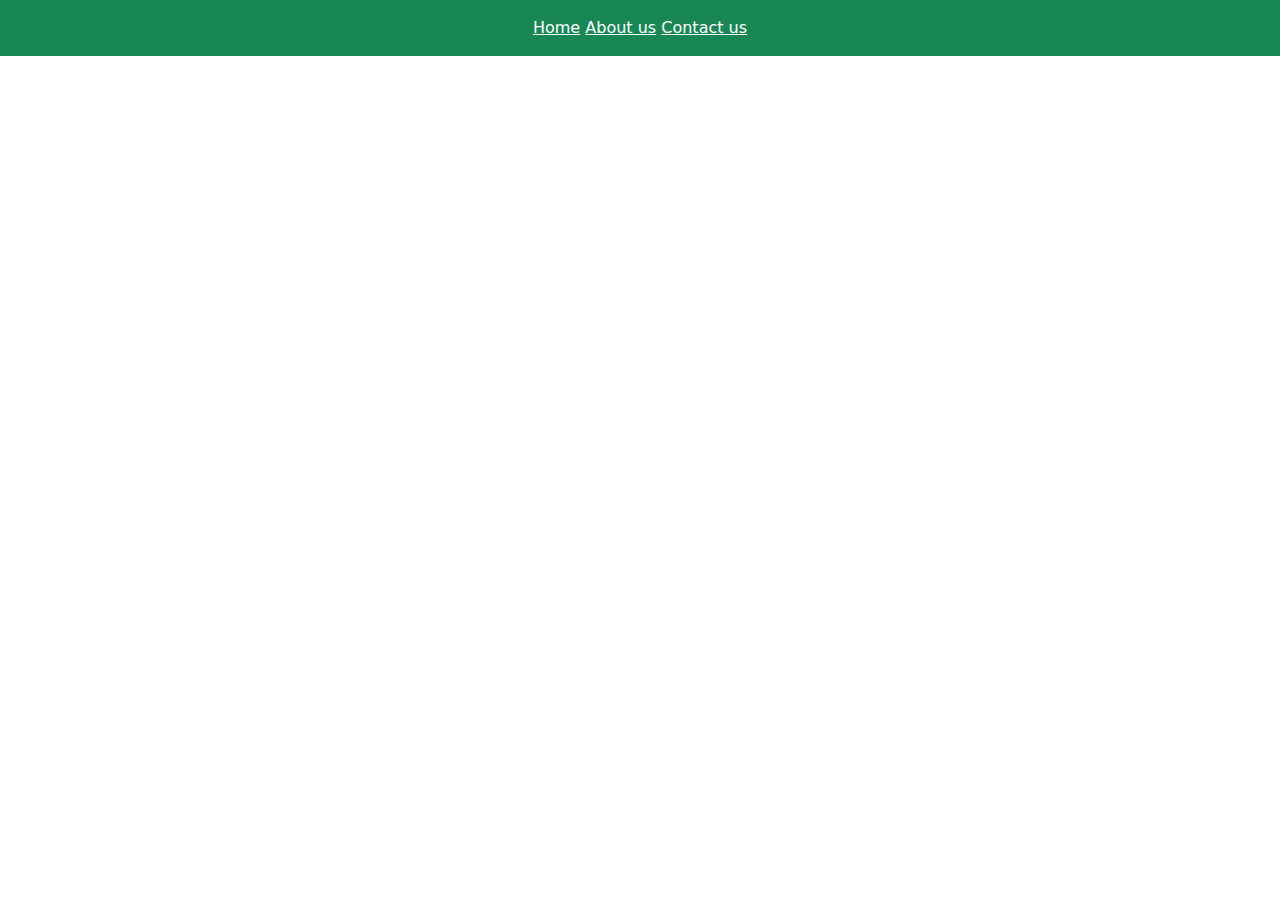
<file: index.html>
<!DOCTYPE html>
<html lang="en">
<head>
    <meta charset="UTF-8">
    <meta http-equiv="X-UA-Compatible" content="IE=edge">
    <meta name="viewport" content="width=device-width, initial-scale=1.0">
    <title>Bootstrap</title>
    <!-- 
    <link rel="stylesheet" 
    href="https://cdn.jsdelivr.net/npm/bootstrap@5.2.2/dist/css/bootstrap.min.css">
-->
<link rel="stylesheet" href="css/bootstrap.css">

<style>
    .bg-green{ background-color: green;}
</style>

</head>


<body>

   <header class="bg-success text-center py-3 ">
        <nav>
            <a class="text-white" href="">Home</a>
            <a class="text-white" href="">About us</a>
            <a class="text-white" href="">Contact us</a>
        </nav>
   </header>






    
</body>
</html>
</file>
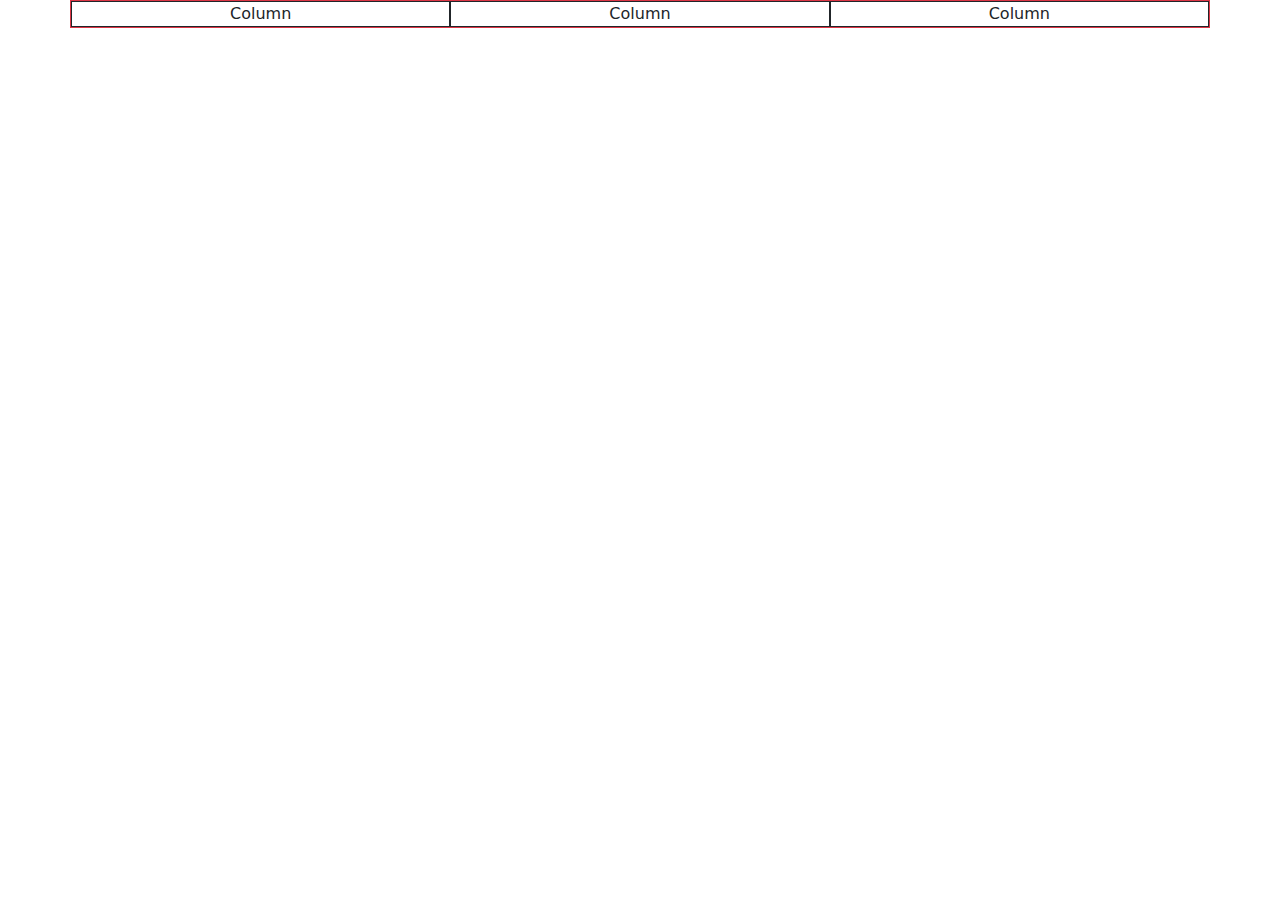
<file: assignment.html>
<!DOCTYPE html>
<html lang="en">
<head>
    <meta charset="UTF-8">
    <meta http-equiv="X-UA-Compatible" content="IE=edge">
    <meta name="viewport" content="width=device-width, initial-scale=1.0">
    <title> ASSIGNMENT </title>

    <link rel="stylesheet" href="css/bootstrap.css">

</head>

<body>

    <div class="container text-center">
        <div class="row border border-danger">

          <div class="col-md-4 col-12 border border-dark">
            Column
          </div>

          <div class="col-md-4 col-12 border border-dark">
            Column
          </div>

          <div class="col-md-4 col-12 border border-dark">
            Column
          </div>

        </div>
      </div>
    
</body>
</html>
</file>
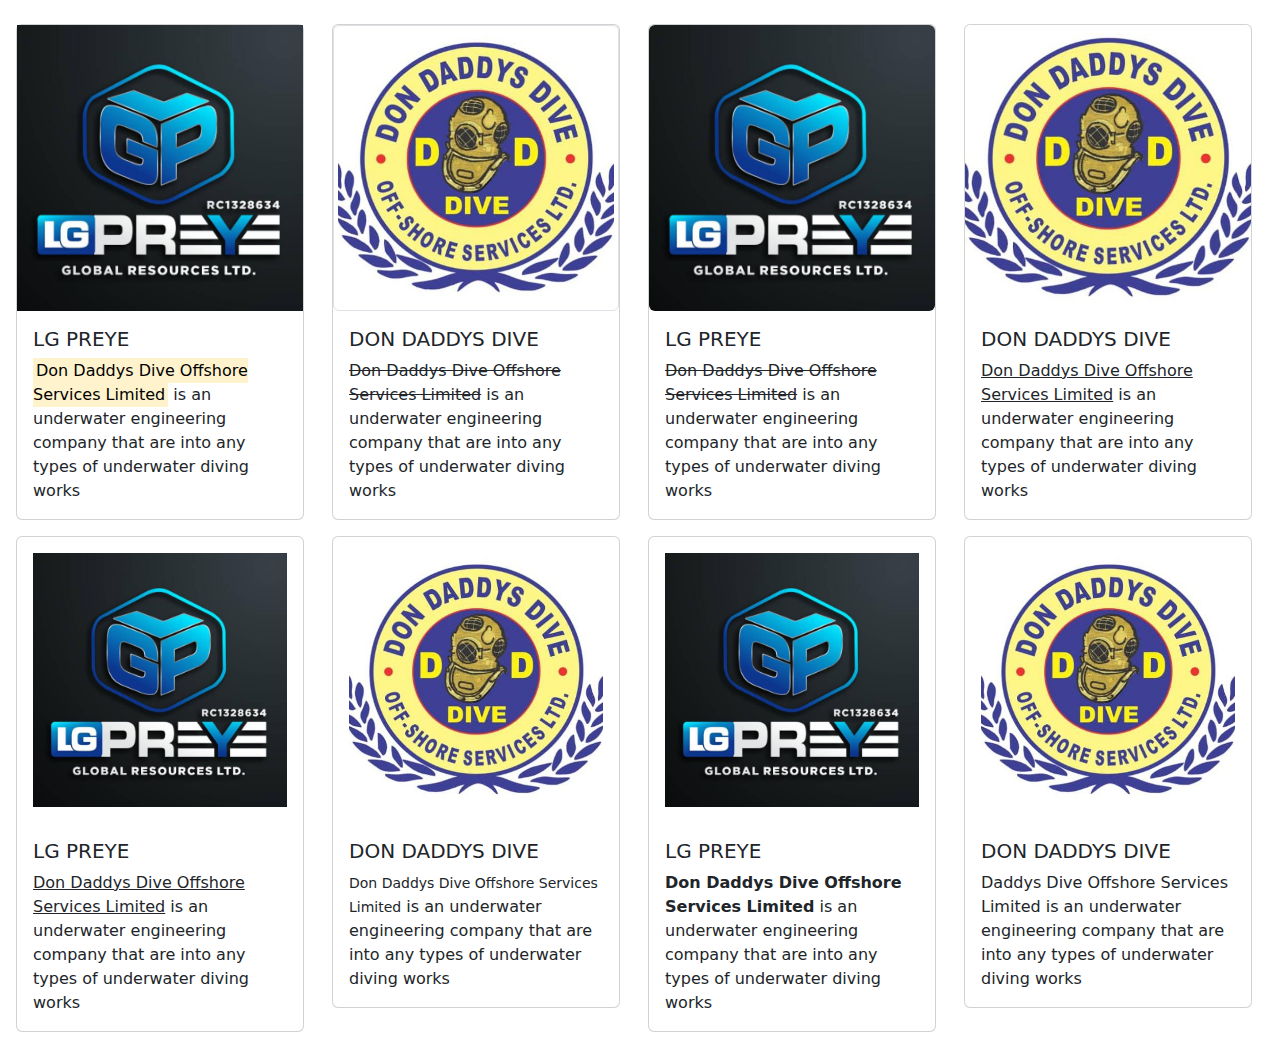
<file: Classwork.html>
<!DOCTYPE html>
<html lang="en">
<head>
    <meta charset="UTF-8">
    <meta http-equiv="X-UA-Compatible" content="IE=edge">
    <meta name="viewport" content="width=device-width, initial-scale=1.0">
    <title>CLASS WORK</title>

    <link rel="stylesheet" href="css/bootstrap.css">
</head>
<body>
<div class="row m-2 g-3">
    <div class="col-md-3 col-12">
        <div class="card" style="width: 18rem;">
            <img src="images/lgpreye.jpg" class="img-fluid" alt="lgpreye.jpg">
            <div class="card-body">
                <h5 class="lg-preye">LG PREYE</h5>
                <p class="card-text">
                    <mark>Don Daddys Dive Offshore Services Limited</mark> is an underwater engineering company that are into any types of underwater diving works
                </p>
            </div>
        </div>
    </div>

    <div class="col-md-3 col-12">
        <div class="card" style="width: 18rem;">
            <img src="images/dddive.jpg" class="img-thumbnail" alt="dddive.jpg">
            <div class="card-body">
                <h5 class="don-daddys-dive">DON DADDYS DIVE</h5>
                <p class="card-text">
                   <del>Don Daddys Dive Offshore Services Limited</del> is an underwater engineering company that are into any types of underwater diving works
                 </p>
            </div>
        </div>
    </div>

    <div class="col-sm-3 col-12">
        <div class="card" style="width: 18rem;">
            <img src="images/lgpreye.jpg" class="rounded float-start" alt="lgpreye.jpg">
            <div class="card-body">
                <h5 class="lg-preye"> LG PREYE</h5>
                <p class="card-text">
                    <s> Don Daddys Dive Offshore Services Limited</s> is an underwater engineering company that are into any types of underwater diving works
                </p>
            </div>
        </div>
    </div>

    <div class="col-md-3 col-12">
        <div class="card" style="width: 18rem;">
            <img src="images/dddive.jpg" class="rounded float-end" alt="dddive.jpg">
            <div class="card-body">
                <h5 class="don-daddys-dive">DON DADDYS DIVE</h5>
                <p class="card-text">
                   <ins>Don Daddys Dive Offshore Services Limited</ins> is an underwater engineering company that are into any types of underwater diving works
                 </p>
            </div>
        </div>
    </div>

    <div class="col-md-3 col-12">
        <div class="card" style="width: 18rem;">
            <img src="images/lgpreye.jpg" class="p-3" alt="lgpreye.jpg">
            <div class="card-body">
                <h5 class="lg-preye"> LG PREYE</h5>
                <p class="card-text">
                   <u>Don Daddys Dive Offshore Services Limited</u> is an underwater engineering company that are into any types of underwater diving works
                </p>
            </div>
        </div>
    </div>

    <div class="col-md-3 col-12">
        <div class="card" style="width: 18rem;">
            <img src="images/dddive.jpg" class="p-3" alt="dddive.jpg">
            <div class="card-body">
                <h5 class="don-daddys-dive">DON DADDYS DIVE</h5>
                <p class="card-text">
                   <small>Don Daddys Dive Offshore Services Limited</small> is an underwater engineering company that are into any types of underwater diving works
                 </p>
            </div>
        </div>
    </div>

    <div class="col-md-3 col-12">
        <div class="card" style="width: 18rem;">
            <img src="images/lgpreye.jpg" class="p-3" alt="lgpreye.jpg">
            <div class="card-body">
                <h5 class="lg-preye"> LG PREYE</h5>
                <p class="card-text">
                  <strong>Don Daddys Dive Offshore Services Limited</strong> is an underwater engineering company that are into any types of underwater diving works
                </p>
            </div>
        </div>
    </div>

    <div class="col-md-3 col-12">
        <div class="card" style="width: 18rem;">
            <img src="images/dddive.jpg" class="p-3" alt="dddive.jpg">
            <div class="card-body">
                <h5 class="don-daddys-dive">DON DADDYS DIVE</h5>
                <p class="card-text">
                    Daddys Dive Offshore Services Limited is an underwater engineering company that are into any types of underwater diving works
                 </p>
            </div>
        </div>
    </div>
</div>

</body>
</html>
</file>
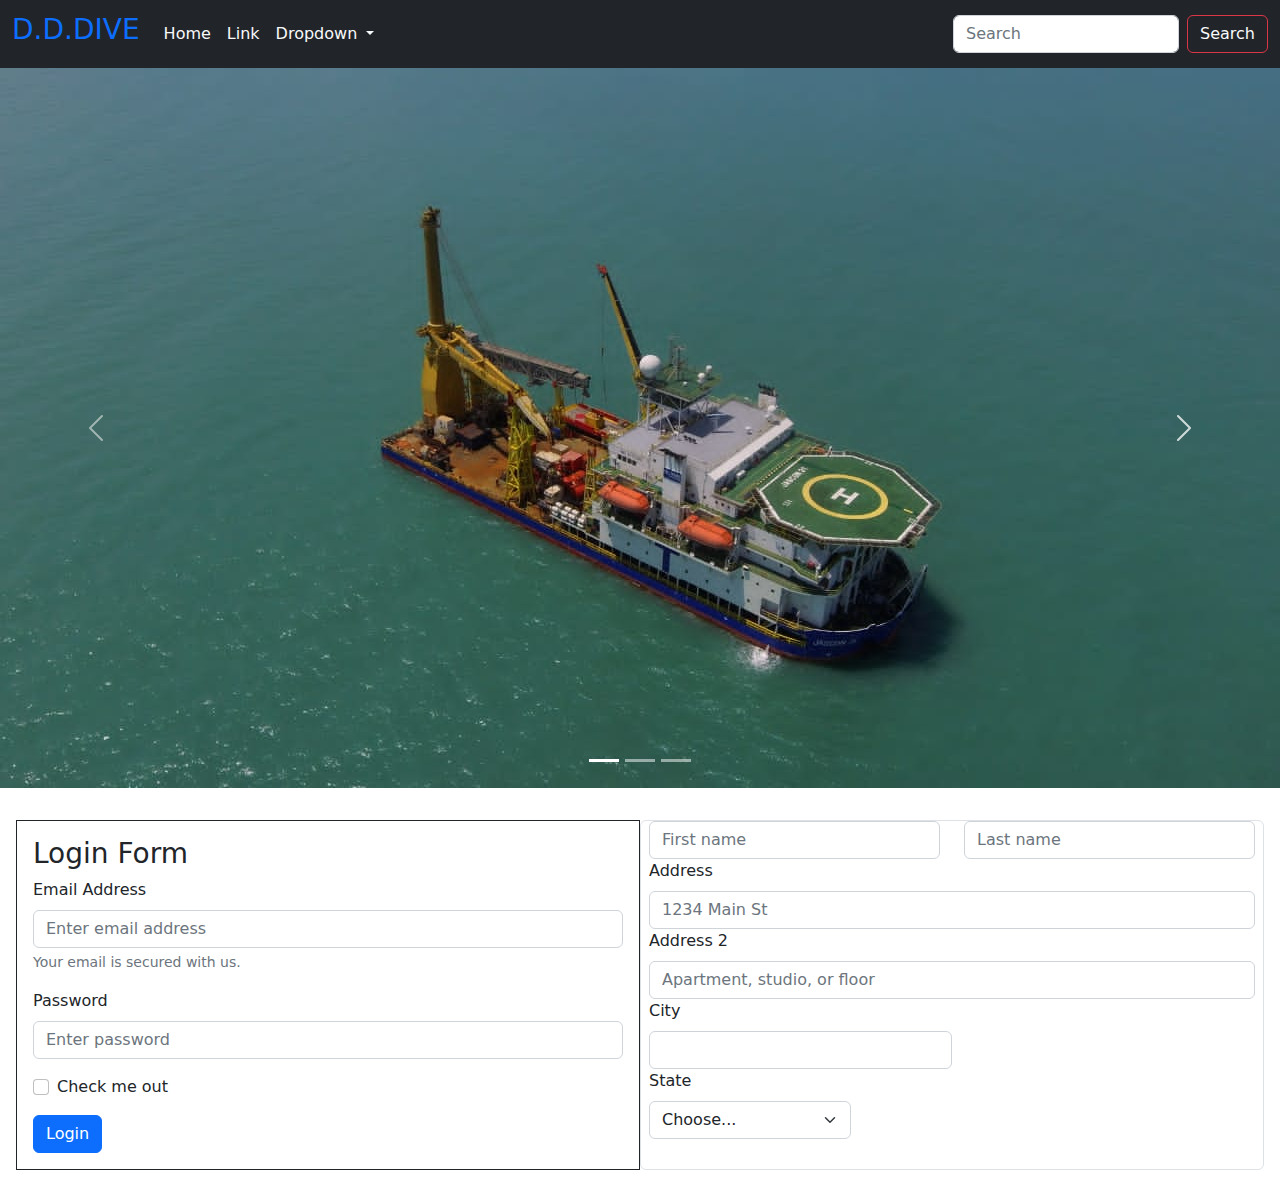
<file: classwork2.html>
<!DOCTYPE html>
<html lang="en">

<head>
    <meta charset="UTF-8">
    <meta http-equiv="X-UA-Compatible" content="IE=edge">
    <meta name="viewport" content="width=device-width, initial-scale=1.0">
    <title>CLASSWORK</title>

    <link rel="stylesheet" href="css/bootstrap.css">
</head>

<body>

    <!--Nav Bar Start-->
    <nav class="navbar navbar-expand-lg bg-dark">
        <div class="container-fluid">
            <a class="navbar-brand text-primary" href="#">
                <h3>D.D.DIVE</h3>
            </a>
            <button class="navbar-toggler" type="button" data-bs-toggle="collapse"
                data-bs-target="#navbarSupportedContent" aria-controls="navbarSupportedContent" aria-expanded="false"
                aria-label="Toggle navigation">
                <span class="navbar-toggler-icon"></span>
            </button>
            <div class="collapse navbar-collapse" id="navbarSupportedContent">
                <ul class="navbar-nav me-auto mb-2 mb-lg-0">
                    <li class="nav-item">
                        <a class="nav-link active text-light" aria-current="page" href="#">Home</a>
                    </li>
                    <li class="nav-item">
                        <a class="nav-link text-light" href="#">Link</a>
                    </li>
                    <li class="nav-item dropdown">
                        <a class="nav-link dropdown-toggle text-light" href="#" role="button" data-bs-toggle="dropdown"
                            aria-expanded="false">
                            Dropdown
                        </a>
                        <ul class="dropdown-menu">
                            <li><a class="dropdown-item text-light" href="#">Action</a></li>
                            <li><a class="dropdown-item text-light" href="#">Another action</a></li>
                            <li>
                                <hr class="dropdown-divider">
                            </li>
                            <li><a class="dropdown-item text-light" href="#">Something else here</a></li>
                        </ul>
                </ul>
                <form class="d-flex" role="search">
                    <input class="form-control me-2 text-light" type="search" placeholder="Search" aria-label="Search">
                    <button class="btn btn-outline-danger text-light" type="submit">Search</button>
                </form>
            </div>
        </div>
    </nav>

    <!--start of Carousel-->

    <div id="carousel" class="carousel slide" data-bs-ride="carousel">
        <div class="carousel-indicators">
            <button type="button" data-bs-target="#carousel" data-bs-slide-to="0" class="active" aria-current="true"
                aria-label="Slide 1"></button>
            <button type="button" data-bs-target="#carousel" data-bs-slide-to="1" aria-label="Slide 2"></button>
            <button type="button" data-bs-target="#carousel" data-bs-slide-to="2" aria-label="Slide 3"></button>
        </div>
        <div class="carousel-inner">
            <div class="carousel-item active">
                <img src="images/vessel.jpg" class="d-block w-100" alt="...">
            </div>
            <div class="carousel-item">
                <img src="images/b.jpg" class="d-block w-100" alt="...">
            </div>
            <div class="carousel-item">
                <img src="images/a.jpg" class="d-block w-100" alt="...">
            </div>

            <button class="carousel-control-prev" type="button" data-bs-target="#carousel" data-bs-slide="prev">
                <span class="carousel-control-prev-icon" aria-hidden="true"></span>
                <span class="visually-hidden">Previous</span>
            </button>
            <button class="carousel-control-next" type="button" data-bs-target="#carousel" data-bs-slide="next">
                <span class="carousel-control-next-icon" aria-hidden="true"></span>
                <span class="visually-hidden">Next</span>
            </button>
            <button class="carousel-control-next" type="button" data-bs-target="#carousel" data-bs-slide="next">
                <span class="carousel-control-next-icon" aria-hidden="true"></span>
                <span class="visually-hidden">Next</span>
            </button>
        </div>
    </div>

    <!--End of Carousel-->

    <!--End of Nav Bar-->


    <div class="row m-3 g-3">
        <div class="col-6 border border-dark p-3">
            <div>
                <h3>Login Form</h3>
            </div>
            <form action="">
                <div class="mb-3">
                    <label for="Email1" class="form-label">Email Address</label>
                    <input type="email" class="form-control" id="inputemail1" placeholder="Enter email address">
                    <div id="email" class="form-text">Your email is secured with us.</div>
                </div>
                <div class="mb-3">
                    <label for="Password1" class="form-label">Password</label>
                    <input type="password" class="form-control" id="InputPassword1" placeholder="Enter password">
                </div>
                <div class="mb-3 form-check">
                    <input type="checkbox" class="form-check-input" id="Check">
                    <label class="form-check-label" for="Check">Check me out</label>
                </div>
                <button type="login" class="btn btn-primary">Login</button>
            </form>

        </div>
        <div class="col-6  border rounded">
            <div class="row">
                <div class="col">
                  <input type="text" class="form-control" placeholder="First name" aria-label="First name">
                </div>
                <div class="col">
                  <input type="text" class="form-control" placeholder="Last name" aria-label="Last name">
                </div>
              </div>

              <div class="col-12">
                <label for="inputAddress" class="form-label">Address</label>
                <input type="text" class="form-control" id="inputAddress" placeholder="1234 Main St">
              </div>
              <div class="col-12">
                <label for="inputAddress2" class="form-label">Address 2</label>
                <input type="text" class="form-control" id="inputAddress2" placeholder="Apartment, studio, or floor">
              </div>
              <div class="col-md-6">
                <label for="inputCity" class="form-label">City</label>
                <input type="text" class="form-control" id="inputCity">
              </div>
              <div class="col-md-4">
                <label for="inputState" class="form-label">State</label>
                <select id="inputState" class="form-select">
                  <option selected>Choose...</option>
                  <option>...</option>

        </div>
    </div>




    <script src="js/bootstrap.js"></script>
</body>

</html>
</file>
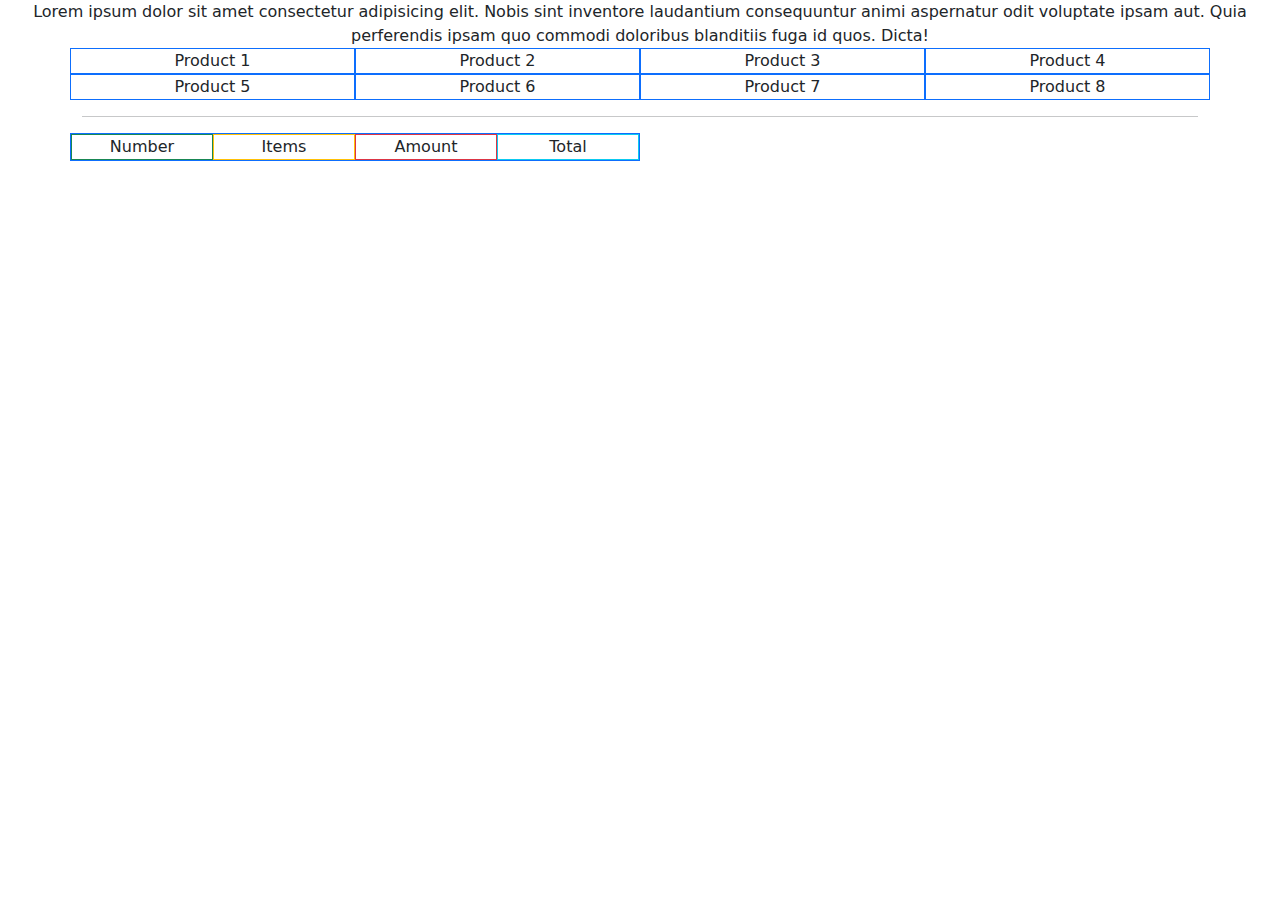
<file: container.html>
<!DOCTYPE html>
<html lang="en">
<head>
    <meta charset="UTF-8">
    <meta http-equiv="X-UA-Compatible" content="IE=edge">
    <meta name="viewport" content="width=device-width, initial-scale=1.0">
    <title>Document</title>
    <link rel="stylesheet" href="css/bootstrap.css">
</head>
<body>
    <div class="container-fluid text-center">
        Lorem ipsum dolor sit amet consectetur adipisicing elit. Nobis sint inventore laudantium consequuntur animi aspernatur odit voluptate ipsam aut. Quia perferendis ipsam quo commodi doloribus blanditiis fuga id quos. Dicta!
    </div>
    <div class="container text-center">
        <div class="row aling-items-start">
          <div class="col-xl-3 col-md-4 col-6 border border-primary">
            Product 1
          </div>
          <div class="col-xl-3 col-md-4 col-6 border border-primary">
            Product 2
          </div>
          <div class="col-xl-3 col-md-4 col-6 border border-primary">
            Product 3
          </div>
          <div class="col-xl-3 col-md-4 col-6 border border-primary">
            Product 4
          </div>
          <div class="col-xl-3 col-md-4 col-6 border border-primary">
            Product 5
          </div>
          <div class="col-xl-3 col-md-4 col-6 border border-primary">
            Product 6
          </div>
          <div class="col-xl-3 col-md-4 col-6 border border-primary">
            Product 7
          </div>
          <div class="col-xl-3 col-md-4 col-6 border border-primary">
            Product 8
          </div>
        </div>
        <hr>
        <div class="row" >
            <div class="col-6 border border-primary">
                <div class="row">
                    <div class="col-3 border border-success">
                        Number
                    </div>
                    <div class="col-3 border border-warning">
                        Items
                    </div>
                    <div class="col-3 border border-danger">
                        Amount
                    </div>
                    <div class="col-3 border border-info">
                        Total
                    </div>
                </div>
            </div>
        </div>
      </div>
    
    
</body>
</html>
</file>
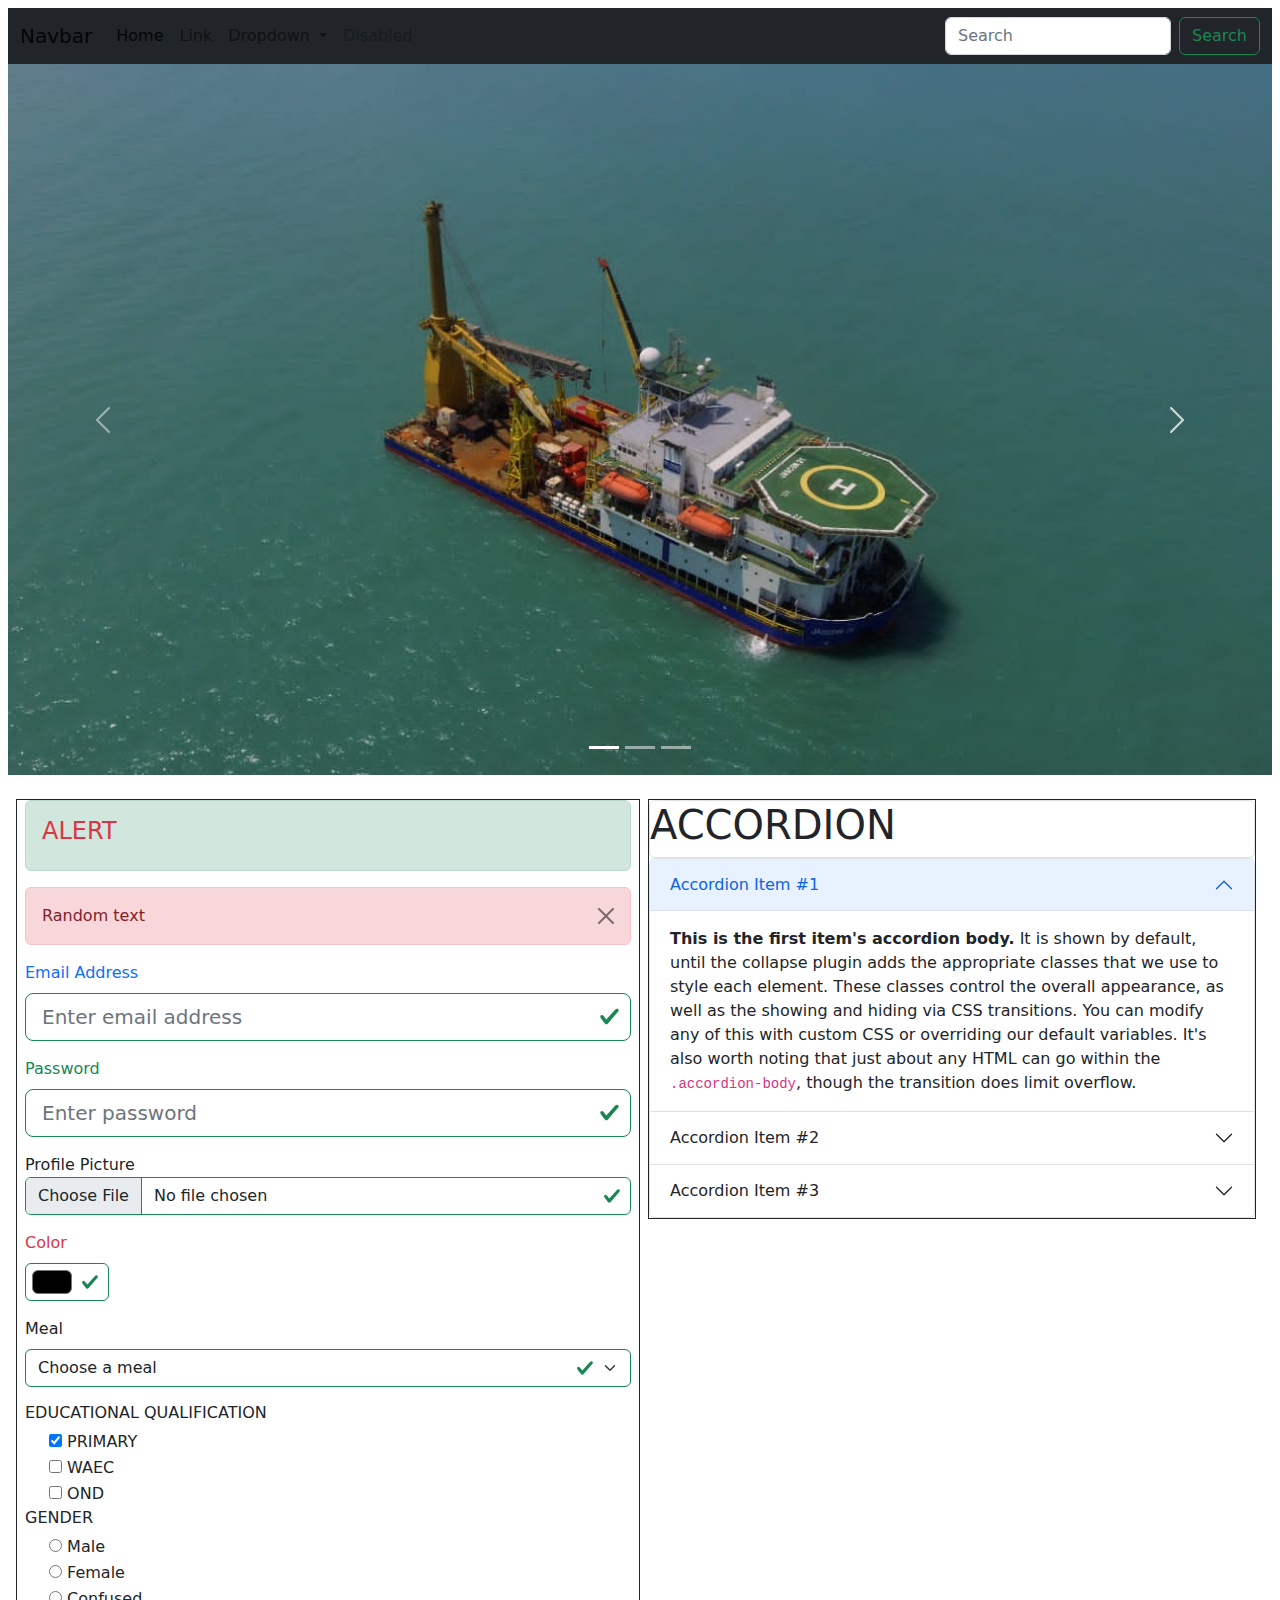
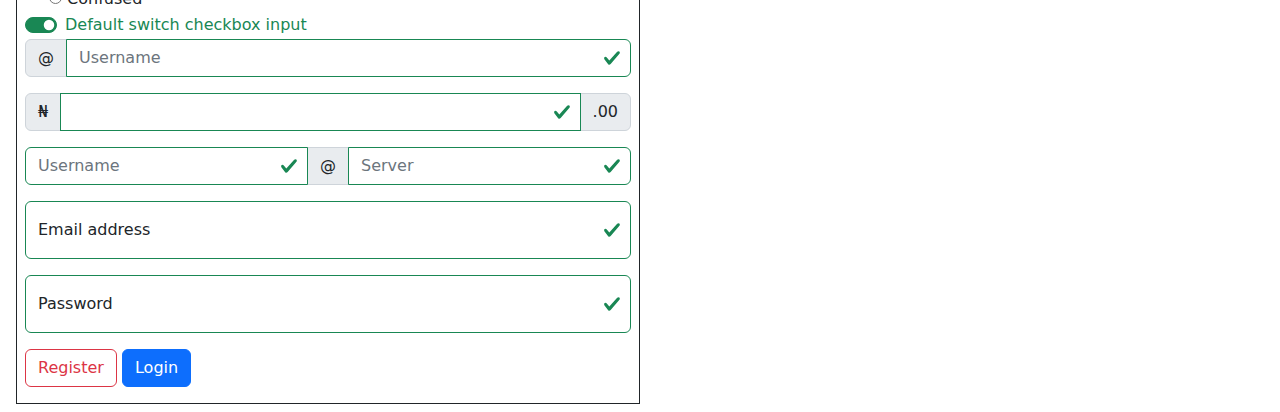
<file: form.html>
<!DOCTYPE html>
<html lang="en">

<head>
    <meta charset="UTF-8">
    <meta http-equiv="X-UA-Compatible" content="IE=edge">
    <meta name="viewport" content="width=device-width, initial-scale=1.0">
    <title>Document</title>

    <link rel="stylesheet" href="css/bootstrap.css">

</head>

<body class="m-2">
    <!--Nav Bar Start-->
    <nav class="navbar navbar-expand-lg bg-dark">
        <div class="container-fluid">
            <a class="navbar-brand" href="#">Navbar</a>
            <button class="navbar-toggler" type="button" data-bs-toggle="collapse"
                data-bs-target="#navbarSupportedContent" aria-controls="navbarSupportedContent" aria-expanded="false"
                aria-label="Toggle navigation">
                <span class="navbar-toggler-icon"></span>
            </button>
            <div class="collapse navbar-collapse" id="navbarSupportedContent">
                <ul class="navbar-nav me-auto mb-2 mb-lg-0">
                    <li class="nav-item">
                        <a class="nav-link active" aria-current="page" href="#">Home</a>
                    </li>
                    <li class="nav-item">
                        <a class="nav-link" href="#">Link</a>
                    </li>
                    <li class="nav-item dropdown">
                        <a class="nav-link dropdown-toggle" href="#" role="button" data-bs-toggle="dropdown"
                            aria-expanded="false">
                            Dropdown
                        </a>
                        <ul class="dropdown-menu">
                            <li><a class="dropdown-item" href="#">Action</a></li>
                            <li><a class="dropdown-item" href="#">Another action</a></li>
                            <li>
                                <hr class="dropdown-divider">
                            </li>
                            <li><a class="dropdown-item" href="#">Something else here</a></li>
                        </ul>
                    </li>
                    <li class="nav-item">
                        <a class="nav-link disabled">Disabled</a>
                    </li>
                </ul>
                <form class="d-flex" role="search">
                    <input class="form-control me-2" type="search" placeholder="Search" aria-label="Search">
                    <button class="btn btn-outline-success" type="submit">Search</button>
                </form>
            </div>
        </div>
    </nav>

     <!--start of Carousel-->

     <div id="carousel" class="carousel slide" data-bs-ride="carousel">
        <div class="carousel-indicators">
            <button type="button" data-bs-target="#carousel" data-bs-slide-to="0" class="active" aria-current="true" aria-label="Slide 1"></button>
            <button type="button" data-bs-target="#carousel" data-bs-slide-to="1" aria-label="Slide 2"></button>
            <button type="button" data-bs-target="#carousel" data-bs-slide-to="2" aria-label="Slide 3"></button>
          </div>
        <div class="carousel-inner">
            <div class="carousel-item active">
                <img src="images/vessel.jpg" class="d-block w-100" alt="...">
            </div>
            <div class="carousel-item">
                <img src="images/b.jpg" class="d-block w-100" alt="...">
            </div>
            <div class="carousel-item">
                <img src="images/a.jpg" class="d-block w-100" alt="...">
            </div>

            <button class="carousel-control-prev" type="button" data-bs-target="#carousel"
                data-bs-slide="prev">
                <span class="carousel-control-prev-icon" aria-hidden="true"></span>
                <span class="visually-hidden">Previous</span>
            </button>
            <button class="carousel-control-next" type="button" data-bs-target="#carousel"
                data-bs-slide="next">
                <span class="carousel-control-next-icon" aria-hidden="true"></span>
                <span class="visually-hidden">Next</span>
            </button>
            <button class="carousel-control-next" type="button" data-bs-target="#carousel"
            data-bs-slide="next">
            <span class="carousel-control-next-icon" aria-hidden="true"></span>
            <span class="visually-hidden">Next</span>
        </button>
        </div>
    </div>

    <!--End of Carousel-->

    <!--End of Nav Bar-->



    <div class="row m-2 g-3">
        <div class="col-6  border border-dark">

            <form class="was-validated" action="">
                <div class="alert alert-success text-danger" role="alert">
                    <h4>ALERT</h4>
                </div>
                <div class="alert alert-danger alert-dismissible fade show " role="alert"> Random text
                    <button class="btn-close" data-bs-dismiss="alert" type="button">

                    </button>
                </div>

                <div class="mb-3">
                    <label for="Email1" class="form-label text-primary">Email Address</label>
                    <input type="email" class="form-control form-control-lg" id="inputemail1"
                        placeholder="Enter email address">
                    <div id="email" class="invalid-feedback">Enter a valid email</div>
                    <div class="valid-feedback"></div>
                </div>

                <div class="mb-3">
                    <label for="Password1" class="form-label text-success">Password</label>
                    <input type="password" class=" form-control form-control-lg" id="InputPassword1"
                        placeholder="Enter password">
                    <div class="invalid-feedback"> Please enter your password</div>
                    <div class="valid-feedback"></div>
                </div>

                <div class="mb-3">
                    <label for="file" class="text-dark">Profile Picture</label>
                    <input type="file" name="image" id="file" class="form-control">
                </div>

                <div class="mb-3">
                    <label for="color" class="form-label text-danger">Color</label>
                    <input type="color" class="form-control form-control-color" id="color" name="color">
                </div>

                <!--Select Options-->

                <div class="mb-3">
                    <label for="best-meal" class="form-label">Meal</label>
                    <select name="best-meal" id="best-meal" class="form-select">
                        <option selected>Choose a meal</option>
                        <option value="Rice"> Rice </option>
                        <option value="Beans"> Beans </option>
                        <option value="Garri"> Garri </option>
                        <option value="Spaghetti"> Spaghetti </option>
                        <option value="Milk"> Milk </option>
                        <option value="Semolina"> Semolina </option>
                        <option value="Plantian"> Plaintain </option>
                    </select>

                </div>


                <!--Check/Radios-->

                <div class="mb-3">
                    <h6 class="">EDUCATIONAL QUALIFICATION</h6>
                    <div class="form-check">
                        <input type="checkbox" name="qualification" id="fslc" checked>
                        <label class="form-check-label" for="fslc">PRIMARY</label>
                    </div>
                    <div class="form-check">
                        <input type="checkbox" name="qualification" id="waec" value="">
                        <label class="form-check-label" for="waec">WAEC</label>
                    </div>

                    <div class="form-check">
                        <input type="checkbox" name="qualification" id="ond">
                        <label class="form-check-label" for="ond">OND</label>
                    </div>


                    <div class="mb-3">
                        <h6 class="">GENDER</h6>
                        <div class="form-check">
                            <input type="radio" name="gender" id="male">
                            <label class="form-check-label " for="male">Male</label>
                        </div>

                        <div class="form-check">
                            <input type="radio" name="gender" id="female" value="">
                            <label class="form-check-label" for="female">Female</label>
                        </div>

                        <div class="form-check">
                            <input type="radio" name="gender" id="confused" value="">
                            <label class="form-check-label " for="confused">Confused</label>
                        </div>

                        <div class="form-check form-switch">
                            <input class="form-check-input" type="checkbox" role="switch" id="switch" checked>
                            <label class="form-check-label" for="switch">Default switch checkbox input</label>
                        </div>

                        <!-- Input Group-->

                        <div class="input-group mb-3">
                            <span class="input-group-text" id="basic-addon1">@</span>
                            <input type="text" class="form-control" placeholder="Username" aria-label="Username"
                                aria-describedby="basic-addon1">
                        </div>

                        <div class="input-group mb-3">
                            <span class="input-group-text">&#x20A6</span>
                            <input type="text" class="form-control" aria-label="Amount (to the nearest dollar)">
                            <span class="input-group-text">.00</span>
                        </div>

                        <div class="input-group mb-3">
                            <input type="text" class="form-control" placeholder="Username" aria-label="Username">
                            <span class="input-group-text">@</span>
                            <input type="text" class="form-control" placeholder="Server" aria-label="Server">
                        </div>

                        <!--Floating Labels-->

                        <div class="form-floating mb-3">
                            <input type="email" class="form-control" id="floatingInput" placeholder="name@example.com">
                            <label for="floatingInput">Email address</label>
                        </div>
                        <div class="form-floating">
                            <input type="password" class="form-control" id="floatingPassword" placeholder="Password">
                            <label for="floatingPassword">Password</label>
                        </div>

                    </div>
                    <a href="" class="btn btn-outline-danger"> Register</a>
                    <button type="login" class="btn btn-primary">Login</button>
            </form>
        </div>

    </div>

    <!--Start of Accordion-->

    <div class="col-6 ">
        <div class="border border-dark ">
            <div class="accordion" id="accordion">
                <div class="accordion-item">
                    <h1>ACCORDION</h1>
                </div>
            </div>

            <div class="accordion" id="accordionExample">
                <div class="accordion-item">
                    <h2 class="accordion-header" id="headingOne">
                        <button class="accordion-button" type="button" data-bs-toggle="collapse"
                            data-bs-target="#collapseOne" aria-expanded="true" aria-controls="collapseOne">
                            Accordion Item #1
                        </button>
                    </h2>
                    <div id="collapseOne" class="accordion-collapse collapse show" aria-labelledby="headingOne"
                        data-bs-parent="#accordionExample">
                        <div class="accordion-body">
                            <strong>This is the first item's accordion body.</strong> It is shown by default, until the
                            collapse plugin adds the appropriate classes that we use to style each element. These
                            classes control the overall appearance, as well as the showing and hiding via CSS
                            transitions. You can modify any of this with custom CSS or overriding our default variables.
                            It's also worth noting that just about any HTML can go within the
                            <code>.accordion-body</code>, though the transition does limit overflow.
                        </div>
                    </div>
                </div>
                <div class="accordion-item">
                    <h2 class="accordion-header" id="headingTwo">
                        <button class="accordion-button collapsed" type="button" data-bs-toggle="collapse"
                            data-bs-target="#collapseTwo" aria-expanded="false" aria-controls="collapseTwo">
                            Accordion Item #2
                        </button>
                    </h2>
                    <div id="collapseTwo" class="accordion-collapse collapse" aria-labelledby="headingTwo"
                        data-bs-parent="#accordionExample">
                        <div class="accordion-body">
                            <strong>This is the second item's accordion body.</strong> It is hidden by default, until
                            the collapse plugin adds the appropriate classes that we use to style each element. These
                            classes control the overall appearance, as well as the showing and hiding via CSS
                            transitions. You can modify any of this with custom CSS or overriding our default variables.
                            It's also worth noting that just about any HTML can go within the
                            <code>.accordion-body</code>, though the transition does limit overflow.
                        </div>
                    </div>
                </div>
                <div class="accordion-item">
                    <h2 class="accordion-header" id="headingThree">
                        <button class="accordion-button collapsed" type="button" data-bs-toggle="collapse"
                            data-bs-target="#collapseThree" aria-expanded="false" aria-controls="collapseThree">
                            Accordion Item #3
                        </button>
                    </h2>
                    <div id="collapseThree" class="accordion-collapse collapse" aria-labelledby="headingThree"
                        data-bs-parent="#accordionExample">
                        <div class="accordion-body">
                            <strong>This is the third item's accordion body.</strong> It is hidden by default, until the
                            collapse plugin adds the appropriate classes that we use to style each element. These
                            classes control the overall appearance, as well as the showing and hiding via CSS
                            transitions. You can modify any of this with custom CSS or overriding our default variables.
                            It's also worth noting that just about any HTML can go within the
                            <code>.accordion-body</code>, though the transition does limit overflow.
                        </div>
                    </div>
                </div>
            </div>


        </div>
    </div>

    <script src="js/bootstrap.js"></script>
</body>

</html>
</file>
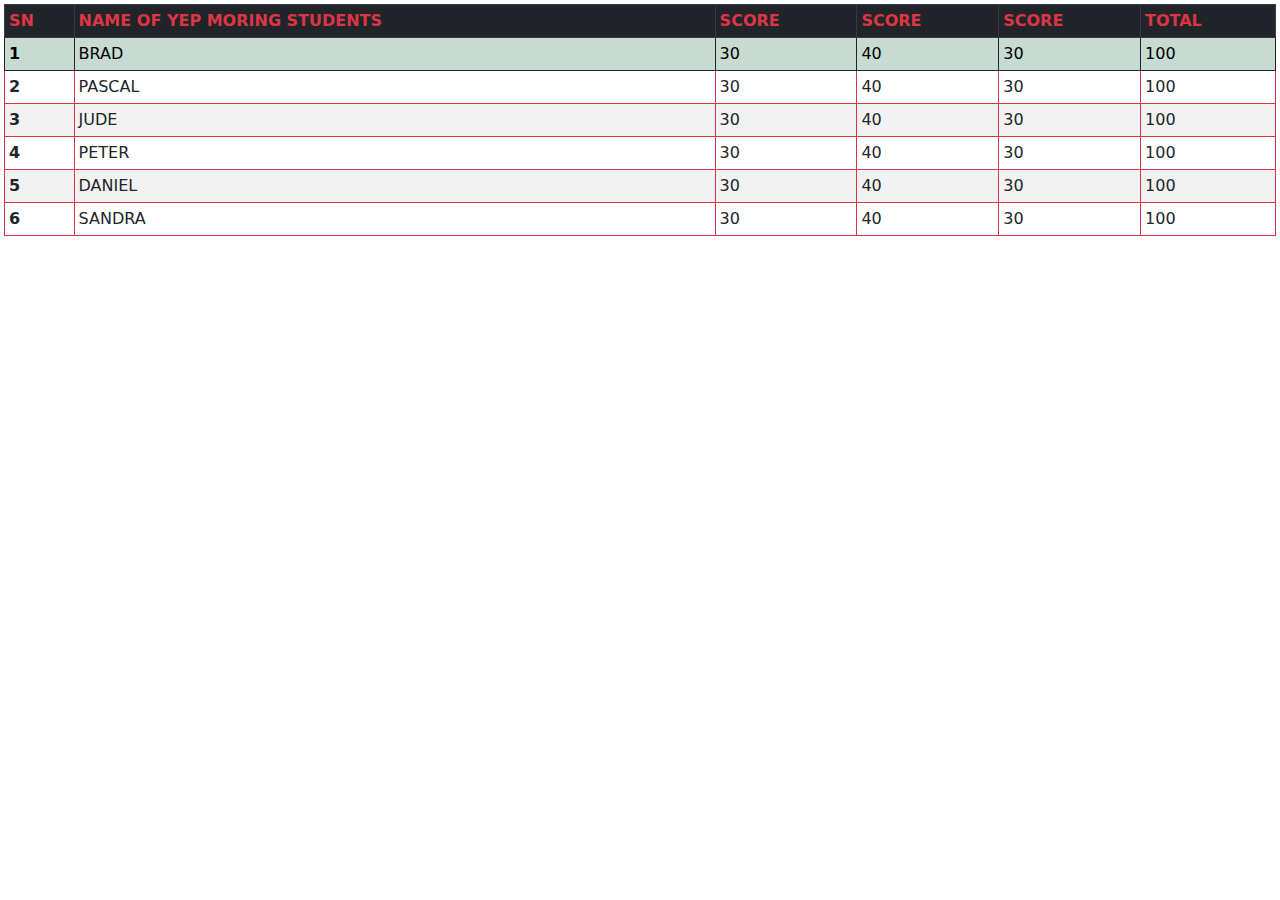
<file: table.html>
<!DOCTYPE html>
<html lang="en">
<head>
    <meta charset="UTF-8">
    <meta http-equiv="X-UA-Compatible" content="IE=edge">
    <meta name="viewport" content="width=device-width, initial-scale=1.0">
    <title>Document</title>

    <link rel="stylesheet" href="css/bootstrap.css">

</head>
<body class="m-1">
<div class="table-responsive">
  <table class="table table-sm table-striped table-hover table-bordered border-danger">
    <thead>
        <tr class="table-dark text-danger">
            <th scope="col">SN</th>
            <th scope="col-md-2"> NAME OF YEP MORING STUDENTS</th>
            <th scope="col-md-2">SCORE</th>
            <th scope="col-md-2">SCORE</th>
            <th scope="col-md-2">SCORE</th>
            <th scope="col-md-2"> TOTAL</th>
        </tr>
    </thead>
    <tbody>
    
        <tr class="table-success table-bordered border-dark">
            <th scope="row">1</th>
            <td>BRAD</td>
            <td>30</td>
            <td>40</td>
            <td>30</td>
            <td>100</td>
        </tr>
    
        <tr>
            <th scope="row">2</th>
            <td>PASCAL</td>
            <td>30</td>
            <td>40</td>
            <td>30</td>
            <td>100</td>
        </tr>
        <tr>
            <th scope="row">3</th>
            <td>JUDE</td>
            <td>30</td>
            <td>40</td>
            <td>30</td>
            <td>100</td>
        </tr>
        <tr>
            <th scope="row">4</th>
            <td>PETER</td>
            <td>30</td>
            <td>40</td>
            <td>30</td>
            <td>100</td>
        </tr>
        <tr>
            <th scope="row">5</th>
            <td>DANIEL</td>
            <td>30</td>
            <td>40</td>
            <td>30</td>
            <td>100</td>
        </tr>
        <tr>
            <th scope="row">6</th>
            <td>SANDRA</td>
            <td>30</td>
            <td>40</td>
            <td>30</td>
            <td>100</td>
        </tr>
    </tbody>
  </table>
</div>
</body>
</html>
</file>
